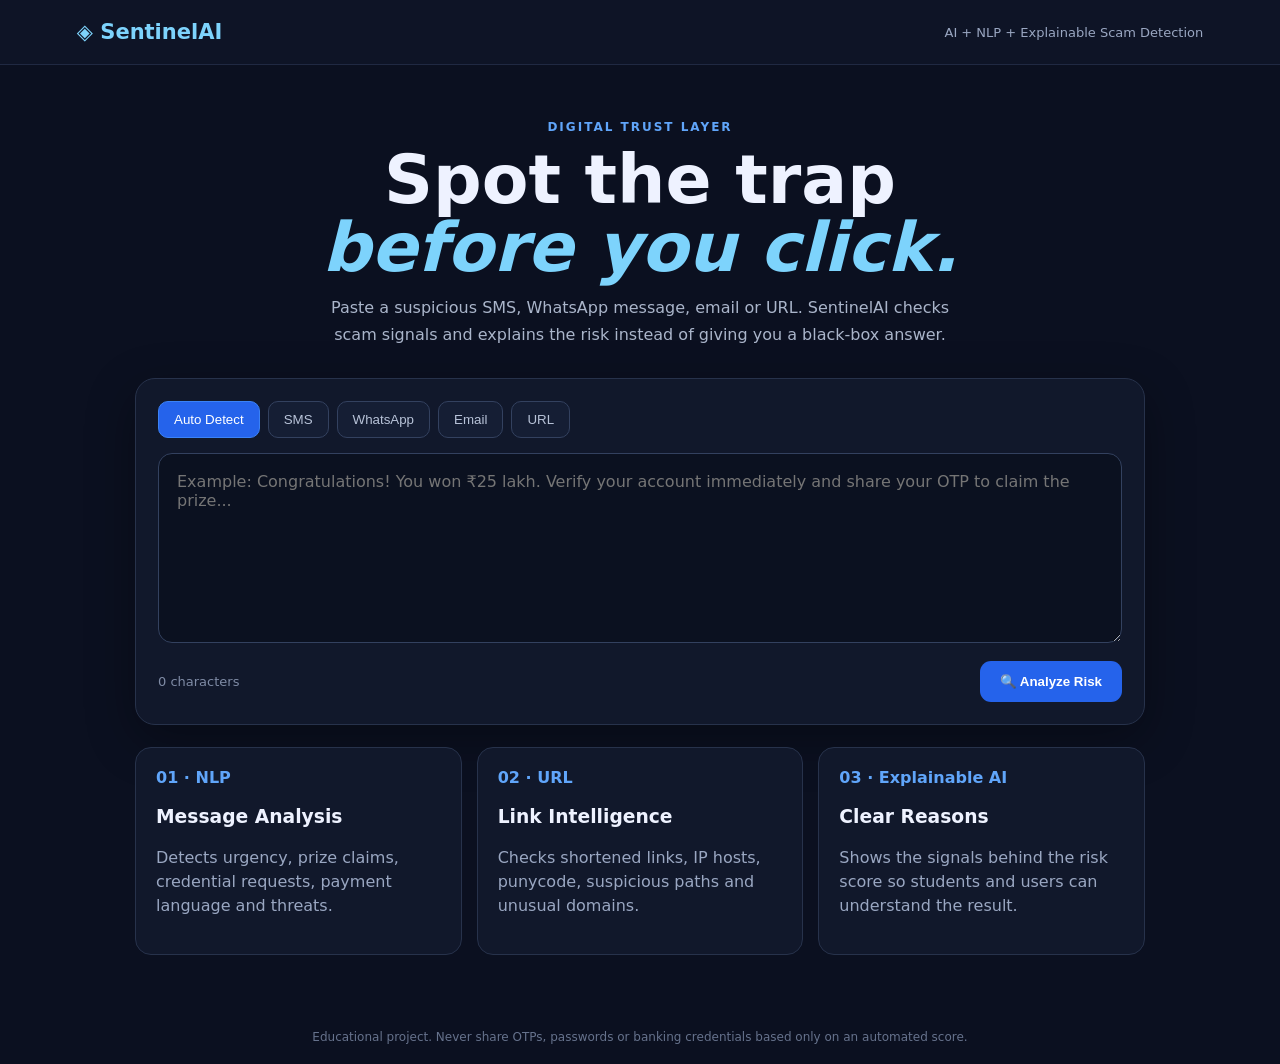
<file: index.html>
<!doctype html>
<html lang="en">
<head>
<meta charset="utf-8">
<meta name="viewport" content="width=device-width,initial-scale=1">
<title>SentinelAI — AI Scam Detection</title>
<style>
*{box-sizing:border-box}body{margin:0;font-family:Inter,system-ui,-apple-system,Segoe UI,sans-serif;background:#0b1020;color:#eef2ff;min-height:100vh}header{display:flex;justify-content:space-between;align-items:center;padding:20px 6%;border-bottom:1px solid #202942;background:#0e1426;position:sticky;top:0;z-index:5}header b{font-size:21px;color:#7dd3fc}header span{font-size:13px;color:#9aa7c2}main{max-width:1050px;margin:auto;padding:55px 20px}.hero{text-align:center;margin-bottom:30px}.eyebrow{font-size:12px;letter-spacing:2px;color:#60a5fa;font-weight:700}.hero h1{font-size:clamp(38px,7vw,68px);line-height:1;margin:12px 0}.hero h1 i{color:#7dd3fc}.hero p{color:#aab5ca;max-width:650px;margin:auto;line-height:1.7}.card{background:#11182b;border:1px solid #27324b;border-radius:20px;padding:22px;box-shadow:0 15px 50px #0005}.tabs{display:flex;gap:8px;flex-wrap:wrap;margin-bottom:15px}.tabs button{border:1px solid #33415f;background:#151e34;color:#b8c3d8;padding:10px 15px;border-radius:10px;cursor:pointer}.tabs button.active{background:#2563eb;color:white;border-color:#3b82f6}textarea{width:100%;min-height:190px;resize:vertical;border:1px solid #33415f;border-radius:14px;background:#0b1120;color:#eef2ff;padding:18px;font:inherit;outline:none}textarea:focus{border-color:#60a5fa}.actions{display:flex;justify-content:space-between;align-items:center;margin-top:14px;color:#7f8ba5;font-size:13px}.primary{border:0;background:#2563eb;color:white;padding:13px 20px;border-radius:11px;font-weight:700;cursor:pointer}.primary:disabled{opacity:.6}.hidden{display:none}.result{margin-top:22px}.result-top{display:flex;justify-content:space-between;gap:20px}.result h2{margin:5px 0;font-size:30px}.score{font-size:42px;font-weight:800}.bar{height:12px;background:#27324b;border-radius:20px;overflow:hidden;margin:20px 0}.bar div{height:100%;width:0;background:#60a5fa;transition:width .7s}.factor{display:flex;gap:10px;padding:12px 0;border-bottom:1px solid #263149}.factor:last-child{border:0}.factor .icon{font-size:18px}.factor small{display:block;color:#aab5ca;margin-top:3px}.meta{display:flex;gap:18px;flex-wrap:wrap;color:#aab5ca;font-size:14px}.recommendation{padding:14px;border-radius:12px;background:#17213a;color:#dbeafe;line-height:1.5}.features{display:grid;grid-template-columns:repeat(3,1fr);gap:15px;margin-top:22px}.feature{background:#11182b;border:1px solid #27324b;border-radius:16px;padding:20px}.feature b{color:#60a5fa}.feature p{color:#9aa7c2;line-height:1.5}footer{text-align:center;color:#66728c;padding:20px;font-size:12px}@media(max-width:700px){header span{display:none}.features{grid-template-columns:1fr}.actions{gap:12px;align-items:flex-end;flex-direction:column}.primary{width:100%}.result-top{flex-direction:column}.score{font-size:34px}}
</style>
</head>
<body>
<header><b>◈ SentinelAI</b><span>AI + NLP + Explainable Scam Detection</span></header>
<main>
<section class="hero"><div class="eyebrow">DIGITAL TRUST LAYER</div><h1>Spot the trap<br><i>before you click.</i></h1><p>Paste a suspicious SMS, WhatsApp message, email or URL. SentinelAI checks scam signals and explains the risk instead of giving you a black-box answer.</p></section>
<section class="card">
<div class="tabs" id="tabs"><button class="active" data-type="auto">Auto Detect</button><button data-type="sms">SMS</button><button data-type="whatsapp">WhatsApp</button><button data-type="email">Email</button><button data-type="url">URL</button></div>
<textarea id="input" placeholder="Example: Congratulations! You won ₹25 lakh. Verify your account immediately and share your OTP to claim the prize..."></textarea>
<div class="actions"><span id="counter">0 characters</span><button class="primary" id="analyze">🔍 Analyze Risk</button></div>
</section>
<section id="result" class="card result hidden">
<div class="result-top"><div><small>ANALYSIS RESULT</small><h2 id="verdict">—</h2><div class="recommendation" id="recommendation"></div></div><div class="score" id="score">0%</div></div>
<div class="bar"><div id="bar"></div></div><h3>Why was it flagged?</h3><div id="factors"></div><hr><div class="meta"><span>Risk: <b id="level">—</b></span><span>Confidence: <b id="confidence">—</b></span><span>URLs found: <b id="urlcount">0</b></span></div>
</section>
<section class="features"><div class="feature"><b>01 · NLP</b><h3>Message Analysis</h3><p>Detects urgency, prize claims, credential requests, payment language and threats.</p></div><div class="feature"><b>02 · URL</b><h3>Link Intelligence</h3><p>Checks shortened links, IP hosts, punycode, suspicious paths and unusual domains.</p></div><div class="feature"><b>03 · Explainable AI</b><h3>Clear Reasons</h3><p>Shows the signals behind the risk score so students and users can understand the result.</p></div></section>
</main><footer>Educational project. Never share OTPs, passwords or banking credentials based only on an automated score.</footer>
<script>
const input=document.getElementById('input'), counter=document.getElementById('counter'), result=document.getElementById('result');let type='auto';
const groups={urgency:['urgent','immediately','act now','last chance','expires today','within 24 hours','verify now','account suspended','limited time'],prize:['won','winner','congratulations','lottery','prize','reward','cashback','jackpot','₹','rs.','rupees','crore','lakh'],credentials:['password','otp','one time password','pin','cvv','card number','bank details','login','username','aadhaar','pan','personal information'],payment:['pay','payment','transfer','send money','processing fee','registration fee','deposit','upi','upi id','gift card'],threat:['legal action','police','arrest','blocked','suspended','penalty','fine','blacklisted']};
function hits(text,list){return list.filter(x=>text.includes(x))}function urls(text){return text.match(/(?:https?:\/\/|www\.)[^\s<>"]+/gi)||[]}function analyze(text){let t=text.toLowerCase(),score=8,factors=[];for(const [name,list] of Object.entries(groups)){const h=hits(t,list);if(h.length){score+=({urgency:18,prize:22,credentials:25,payment:18,threat:16}[name]);factors.push({label:name[0].toUpperCase()+name.slice(1)+' language',detail:'Detected: '+h.slice(0,4).join(', ')});}}const otp=/\botp\b|one[- ]time password/i.test(t);if(otp){score+=18;factors.push({label:'OTP request',detail:'The content appears to ask for a one-time password.'})}const us=urls(text);for(const u of us){let x=u.toLowerCase();if(/bit\.ly|tinyurl\.com|t\.co|goo\.gl|is\.gd|cutt\.ly|rb\.gy/.test(x)){score+=22;factors.push({label:'Shortened URL',detail:'Short links hide the final destination.'})}if(/https?:\/\/\d{1,3}(?:\.\d{1,3}){3}/.test(x)){score+=25;factors.push({label:'IP-based URL',detail:'The link uses an IP address instead of a normal domain.'})}if(x.includes('xn--')){score+=20;factors.push({label:'Punycode domain',detail:'The domain contains an encoded internationalized hostname.'})}if(/verify|login|secure|account|claim|refund|update|wallet/.test(x)){score+=12;factors.push({label:'Sensitive URL path',detail:'The link uses a phishing-style action such as verify/login/claim.'})}}if(us.length){score+=8;factors.push({label:'External link',detail:'A link was included; inspect the destination before opening it.'})}if(hits(t,groups.prize).length&&us.length)score+=15;if((hits(t,groups.urgency).length)&&(hits(t,groups.credentials).length||hits(t,groups.payment).length))score+=15;score=Math.max(0,Math.min(99,score));let level=score>=75?'HIGH':score>=45?'MEDIUM':'LOW',verdict=score>=75?'🚨 SCAM RISK':score>=45?'⚠️ SUSPICIOUS':'✅ LOW RISK';let confidence=Math.min(98,Math.max(55,score+12));if(!factors.length)factors.push({label:'No strong red flags',detail:'No common scam indicators were detected. Still verify unexpected messages independently.'});return{score,level,verdict,confidence,us,factors}}
input.addEventListener('input',()=>counter.textContent=input.value.length+' characters');document.querySelectorAll('#tabs button').forEach(b=>b.onclick=()=>{document.querySelectorAll('#tabs button').forEach(x=>x.classList.remove('active'));b.classList.add('active');type=b.dataset.type;input.placeholder=type==='url'?'Paste the suspicious URL here...':'Paste the suspicious message here...'});
document.getElementById('analyze').onclick=()=>{const text=input.value.trim();if(!text){alert('Please enter a message or URL first.');return}const btn=document.getElementById('analyze');btn.disabled=true;btn.textContent='Analyzing…';setTimeout(()=>{const d=analyze(text);document.getElementById('verdict').textContent=d.verdict;document.getElementById('score').textContent=d.score+'%';document.getElementById('bar').style.width=d.score+'%';document.getElementById('level').textContent=d.level;document.getElementById('confidence').textContent=d.confidence+'%';document.getElementById('urlcount').textContent=d.us.length;document.getElementById('recommendation').textContent=d.level==='HIGH'?'Do not click links or share OTPs, passwords or banking information. Verify through the organisation’s official website or phone number.':d.level==='MEDIUM'?'Be cautious. Independently verify the sender, link and request before taking action.':'No strong scam signals were detected, but unexpected messages should still be verified.';document.getElementById('factors').innerHTML=d.factors.map(f=>'<div class="factor"><span class="icon">✓</span><div><b>'+f.label+'</b><small>'+f.detail.replace(/</g,'&lt;')+'</small></div></div>').join('');result.classList.remove('hidden');result.scrollIntoView({behavior:'smooth',block:'start'});btn.disabled=false;btn.textContent='🔍 Analyze Risk'},450)};
</script>
</body></html>
</file>
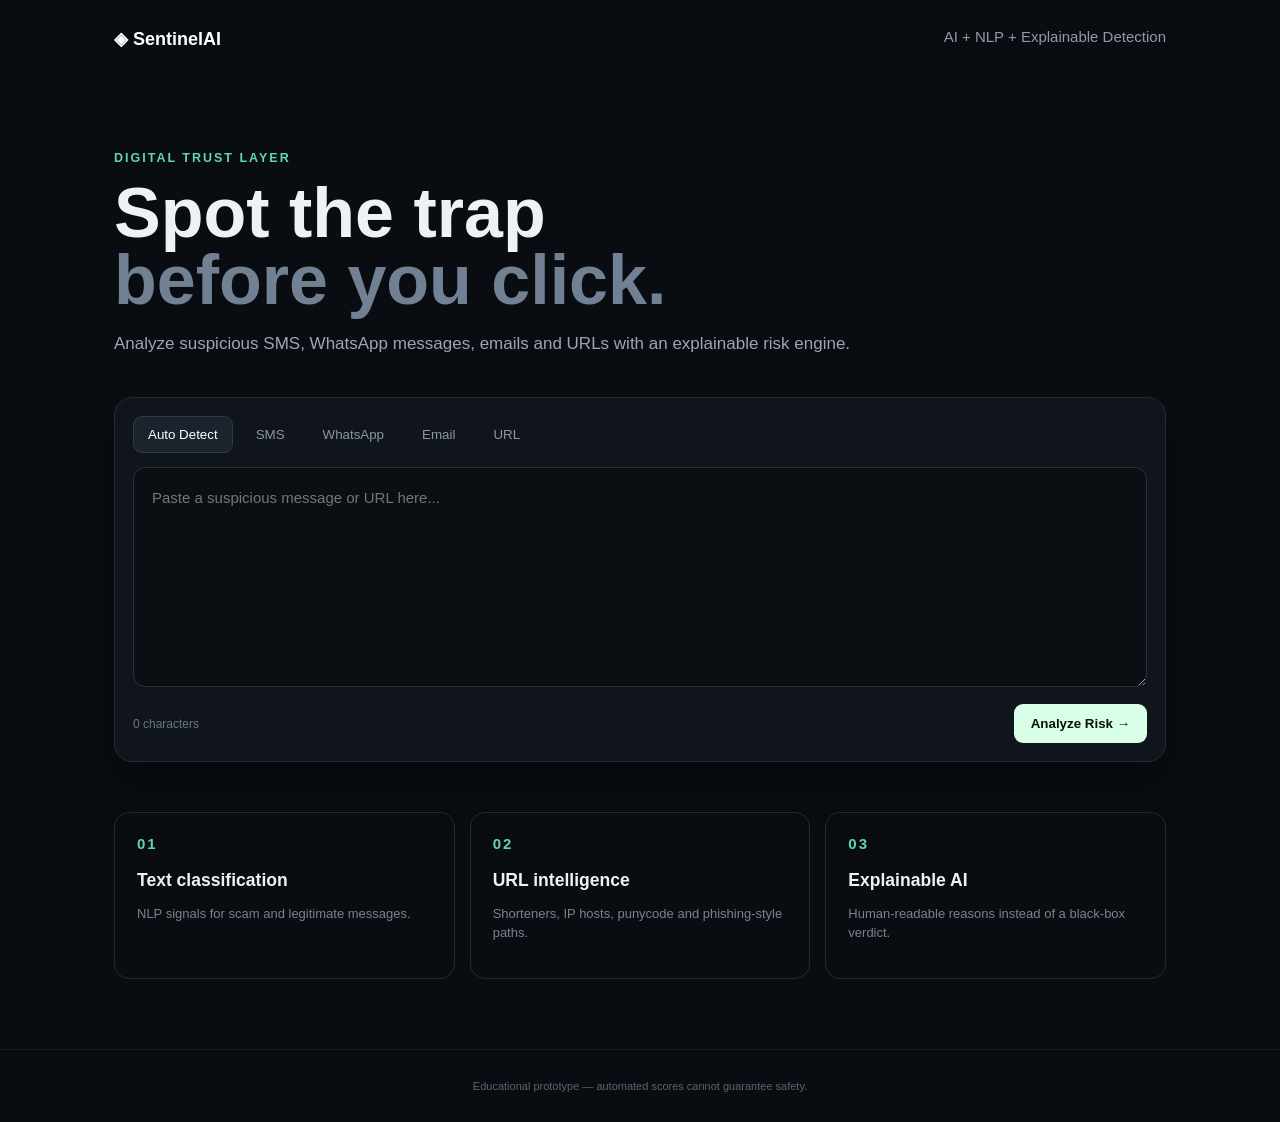
<file: templates/index.html>
<!doctype html><html lang="en"><head><meta charset="utf-8"><meta name="viewport" content="width=device-width,initial-scale=1"><title>SentinelAI — Scam Detection</title><link rel="stylesheet" href="/static/style.css"></head><body><header><b>◈ SentinelAI</b><span>AI + NLP + Explainable Detection</span></header><main><section class="hero"><small>DIGITAL TRUST LAYER</small><h1>Spot the trap<br><i>before you click.</i></h1><p>Analyze suspicious SMS, WhatsApp messages, emails and URLs with an explainable risk engine.</p></section><section class="card"><nav><button class="active">Auto Detect</button><button>SMS</button><button>WhatsApp</button><button>Email</button><button>URL</button></nav><textarea id="input" placeholder="Paste a suspicious message or URL here..."></textarea><div class="actions"><span id="counter">0 characters</span><button id="analyze">Analyze Risk →</button></div></section><section id="result" class="card hidden"><div class="head"><div><small>ANALYSIS RESULT</small><h2 id="verdict">SCAM RISK</h2><p id="recommendation"></p></div><strong id="score">0%</strong></div><div class="bar"><div id="bar"></div></div><h3>Why the model flagged it</h3><div id="factors"></div><hr><p>Risk: <b id="level"></b> · Confidence: <b id="confidence"></b> · URLs: <b id="urlcount"></b></p></section><section class="features"><div><b>01</b><h3>Text classification</h3><p>NLP signals for scam and legitimate messages.</p></div><div><b>02</b><h3>URL intelligence</h3><p>Shorteners, IP hosts, punycode and phishing-style paths.</p></div><div><b>03</b><h3>Explainable AI</h3><p>Human-readable reasons instead of a black-box verdict.</p></div></section></main><footer>Educational prototype — automated scores cannot guarantee safety.</footer><script src="/static/app.js"></script></body></html>
</file>
<file: static/style.css>
*{box-sizing:border-box}body{margin:0;background:#090d12;color:#eef2f7;font:15px Arial,sans-serif}header{max-width:1100px;margin:auto;padding:28px 24px;display:flex;justify-content:space-between;color:#8e9aaa}header b{color:white;font-size:18px}main{max-width:1100px;margin:auto;padding:70px 24px}.hero{max-width:760px;margin-bottom:40px}.hero small,.result small,.features b{color:#62d6a7;letter-spacing:2px;font-weight:bold}.hero h1{font-size:70px;line-height:.95;margin:15px 0}.hero i{color:#718092;font-style:normal}.hero p{color:#9ba6b3;font-size:17px;line-height:1.6}.card{background:#10151c;border:1px solid #222c37;border-radius:18px;padding:18px;box-shadow:0 20px 60px #0006}nav{display:flex;gap:8px;margin-bottom:14px;flex-wrap:wrap}nav button{background:transparent;color:#8b96a3;border:1px solid transparent;border-radius:9px;padding:10px 14px}nav button.active{background:#1b232d;color:white;border-color:#303b48}textarea{width:100%;height:220px;background:#0a0f14;color:white;border:1px solid #28323e;border-radius:12px;padding:18px;resize:vertical;font:15px/1.6 Arial}.actions{display:flex;justify-content:space-between;align-items:center;padding-top:14px;color:#697584;font-size:12px}.actions button{background:#d9ffe9;color:#07110b;border:0;border-radius:9px;padding:12px 17px;font-weight:bold}.hidden{display:none}.result{margin-top:24px}.head{display:flex;justify-content:space-between}.head h2{font-size:30px;margin:8px 0}.head p{color:#9ca7b4;max-width:700px}.head>strong{font-size:44px}.bar{height:9px;background:#252e37;border-radius:99px;overflow:hidden;margin:25px 0}.bar div{height:100%;width:0;background:#d9ffe9;transition:width .7s}.result h3{font-size:12px;color:#8d99a7;text-transform:uppercase;letter-spacing:1px}.factor{padding:13px 0;border-bottom:1px solid #222b34;color:#68d9aa}.factor b{color:white;margin-left:10px}.factor small{display:block;color:#75818e;margin:5px 0 0 24px}.result hr{border:0;border-top:1px solid #252e37;margin:22px 0}.result>p{color:#7d8997}.features{display:grid;grid-template-columns:repeat(3,1fr);gap:15px;margin-top:50px}.features>div{padding:22px;border:1px solid #202a34;border-radius:15px}.features h3{margin-bottom:8px}.features p{color:#778391;line-height:1.5;font-size:13px}footer{text-align:center;color:#586471;padding:30px;font-size:11px;border-top:1px solid #171e26}@media(max-width:700px){.hero h1{font-size:48px}.features{grid-template-columns:1fr}header span{display:none}}
</file>
